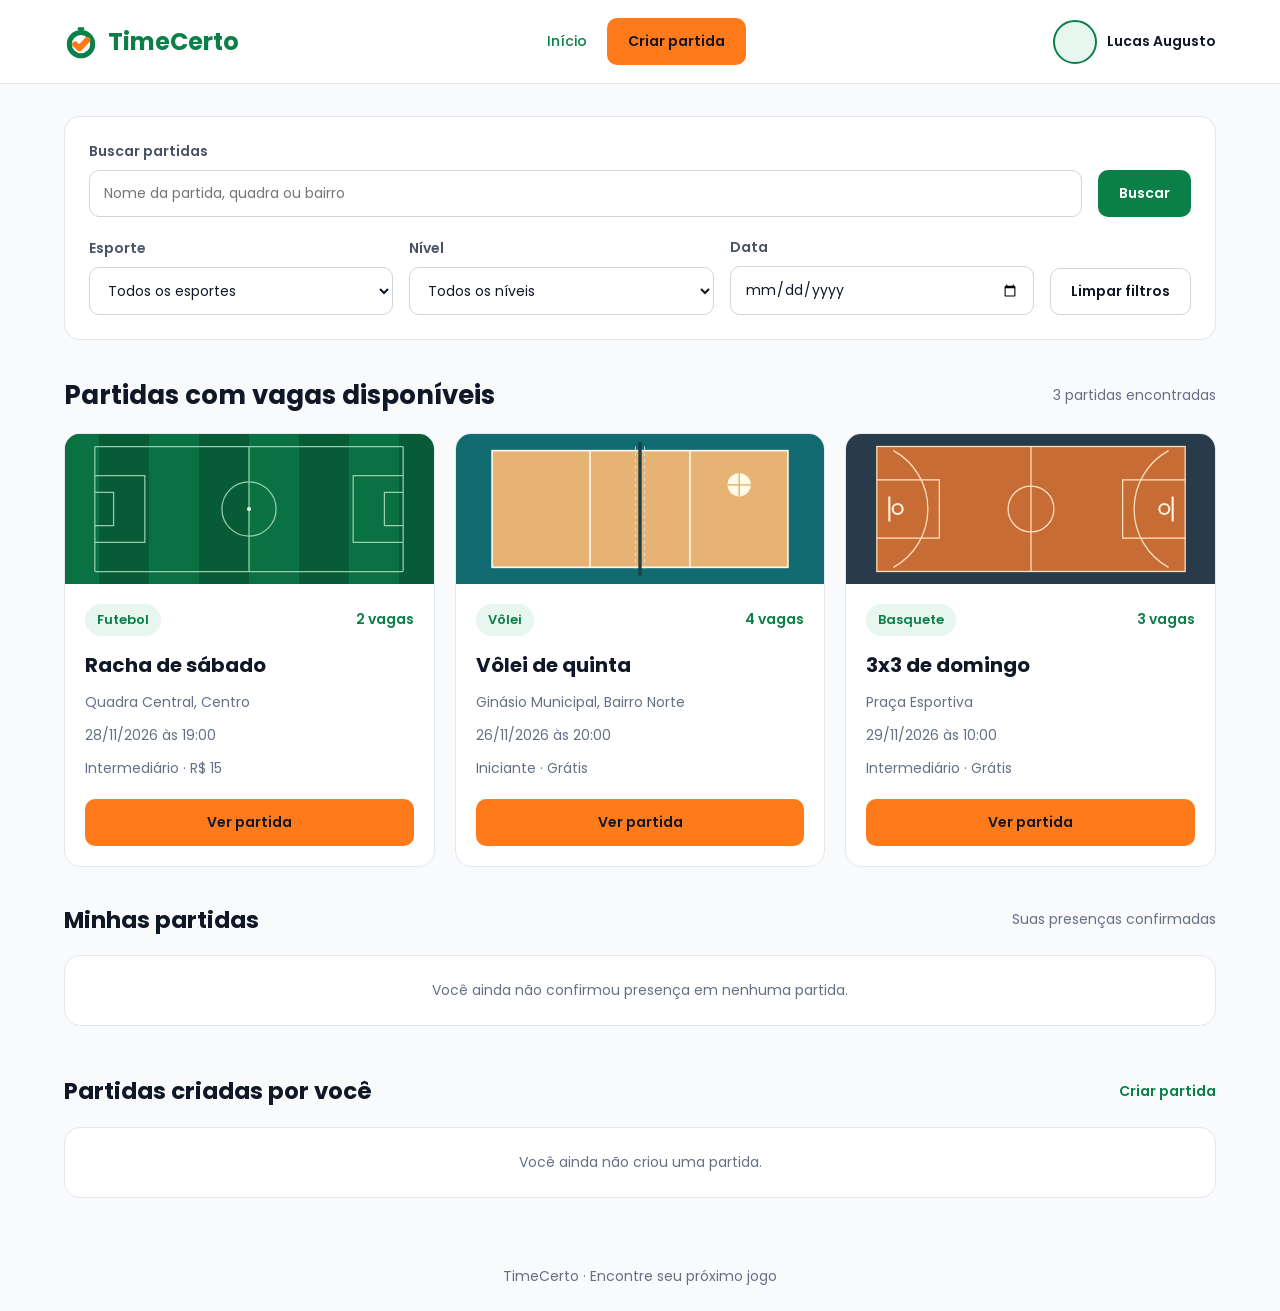
<file: timecerto/index.html>
<!DOCTYPE html>
<html lang="pt-BR">
    <head>
        <meta charset="UTF-8" />
        <meta name="viewport" content="width=device-width, initial-scale=1" />
        <title>Início — TimeCerto</title>
        <link rel="stylesheet" href="styles.css" />
        <script src="app.js" defer></script>
    </head>
    <body data-pagina="inicio">
        <header class="cabecalho">
            <a class="marca" href="index.html">
                <img src="imagens/logotipo.svg" width="34" height="34" alt="" />
                TimeCerto
            </a>
            <nav aria-label="Menu principal">
                <a href="index.html">Início</a>
                <a class="botao" href="views/criar.html">Criar partida</a>
            </nav>
            <div class="usuario">
                <div
                    class="foto-usuario"
                    role="img"
                    aria-label="Espaço reservado para a foto de Lucas Augusto"
                ></div>
                <span class="nome-usuario">Lucas Augusto</span>
            </div>
        </header>
        <main class="pagina">
            <!-- A pesquisa fica acima dos filtros e das listas de partidas. -->
            <form id="form-pesquisa" class="painel pesquisa" onsubmit="pesquisarPartidas(event)">
                <label for="pesquisa">Buscar partidas</label>
                <div class="barra-pesquisa">
                    <input
                        id="pesquisa"
                        name="pesquisa"
                        type="search"
                        placeholder="Nome da partida, quadra ou bairro"
                    />
                    <button class="botao verde" type="submit">Buscar</button>
                </div>
                <div class="filtros">
                    <div>
                        <label for="filtro-esporte">Esporte</label>
                        <select id="filtro-esporte" name="esporte">
                            <option value="">Todos os esportes</option>
                            <option>Futebol</option>
                            <option>Vôlei</option>
                            <option>Basquete</option>
                            <option>Futevôlei</option>
                            <option>Beach tennis</option>
                        </select>
                    </div>
                    <div>
                        <label for="filtro-nivel">Nível</label>
                        <select id="filtro-nivel" name="nivel">
                            <option value="">Todos os níveis</option>
                            <option>Iniciante</option>
                            <option>Intermediário</option>
                            <option>Avançado</option>
                        </select>
                    </div>
                    <div>
                        <label for="filtro-data">Data</label>
                        <input id="filtro-data" name="data" type="date" />
                    </div>
                    <button
                        class="botao secundario"
                        type="reset"
                        onclick="
                            this.form.reset();
                            pesquisarPartidas();
                        "
                    >
                        Limpar filtros
                    </button>
                </div>
            </form>
            <!-- Somente os três exemplos com vagas entram nesta primeira lista. -->
            <section class="secao" aria-labelledby="titulo-disponiveis">
                <div class="titulo-secao">
                    <h1 id="titulo-disponiveis">Partidas com vagas disponíveis</h1>
                    <span id="total-resultados" class="texto-suave"></span>
                </div>
                <div id="partidas-disponiveis" class="grade-cartoes"></div>
            </section>
            <!-- As listas pessoais usam os dados salvos durante a sessão da aba. -->
            <section class="secao" aria-labelledby="titulo-minhas">
                <div class="titulo-secao">
                    <h2 id="titulo-minhas">Minhas partidas</h2>
                    <span class="texto-suave">Suas presenças confirmadas</span>
                </div>
                <div id="minhas-partidas" class="lista-partidas"></div>
            </section>
            <section class="secao" aria-labelledby="titulo-criadas">
                <div class="titulo-secao">
                    <h2 id="titulo-criadas">Partidas criadas por você</h2>
                    <a href="views/criar.html" class="link-texto">Criar partida</a>
                </div>
                <div id="partidas-criadas" class="lista-partidas"></div>
            </section>
        </main>
        <footer>TimeCerto · Encontre seu próximo jogo</footer>
    </body>
</html>
</file>
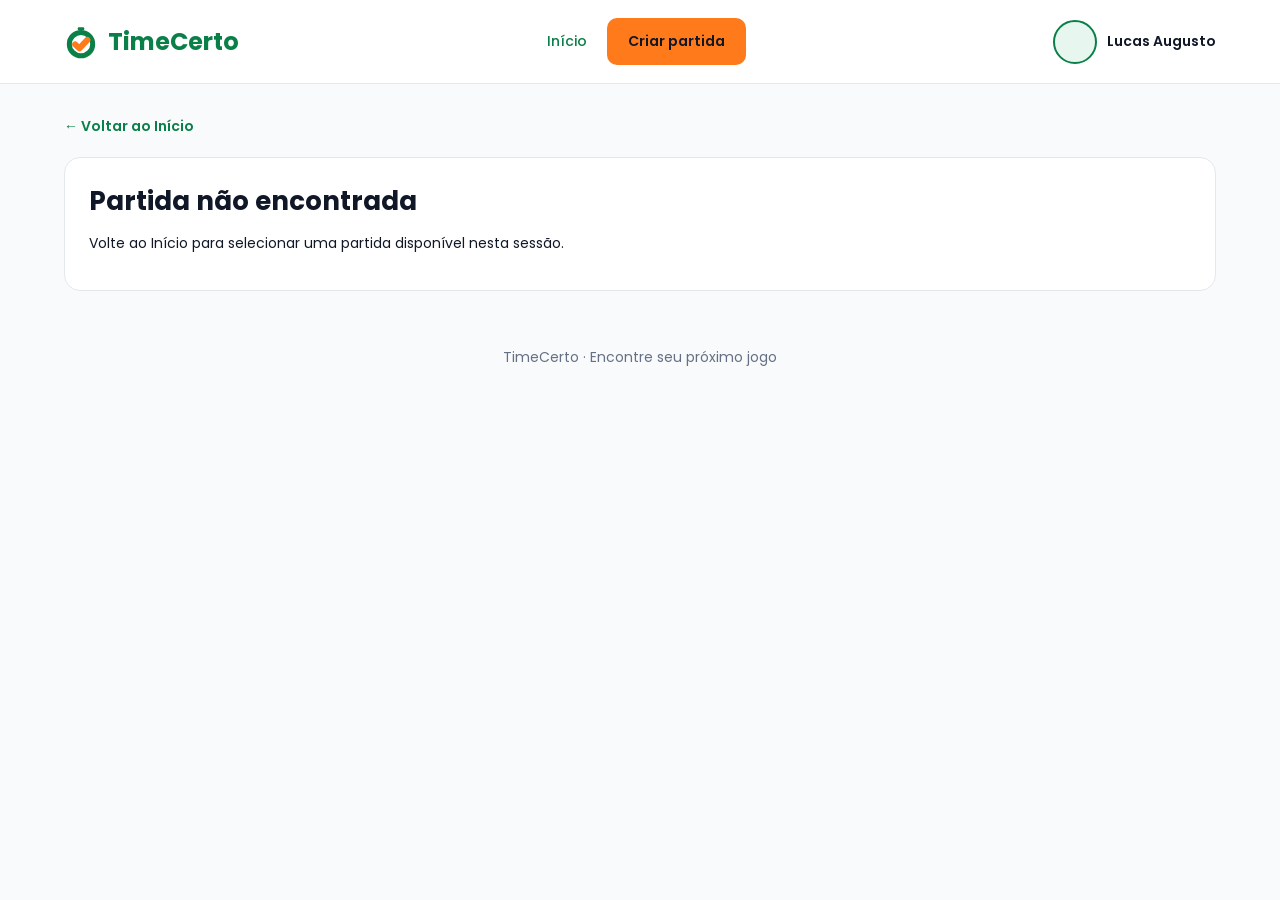
<file: timecerto/views/confirmacao.html>
<!DOCTYPE html>
<html lang="pt-BR">
    <head>
        <meta charset="UTF-8" />
        <meta name="viewport" content="width=device-width, initial-scale=1" />
        <title>Confirmar participação — TimeCerto</title>
        <link rel="stylesheet" href="../styles.css" />
        <script src="../app.js" defer></script>
    </head>
    <body data-pagina="confirmacao">
        <header class="cabecalho">
            <a class="marca" href="../index.html">
                <img src="../imagens/logotipo.svg" width="34" height="34" alt="" />
                TimeCerto
            </a>
            <nav aria-label="Menu principal">
                <a href="../index.html">Início</a>
                <a class="botao" href="criar.html">Criar partida</a>
            </nav>
            <div class="usuario">
                <div
                    class="foto-usuario"
                    role="img"
                    aria-label="Espaço reservado para a foto de Lucas Augusto"
                ></div>
                <span class="nome-usuario">Lucas Augusto</span>
            </div>
        </header>
        <main class="pagina">
            <a class="link-texto voltar" href="../index.html">← Voltar ao Início</a>
            <!-- Uma única tela recebe os dados da partida escolhida. -->
            <div id="partida-nao-encontrada" class="painel" hidden>
                <h1>Partida não encontrada</h1>
                <p>Volte ao Início para selecionar uma partida disponível nesta sessão.</p>
            </div>
            <div id="detalhes-partida" class="area-confirmacao" hidden>
                <article class="painel informacoes">
                    <img id="banner-confirmacao" class="banner banner-detalhes" alt="" />
                    <div class="conteudo-detalhes">
                        <span id="esporte-confirmacao" class="etiqueta"></span>
                        <h1 id="titulo-confirmacao"></h1>
                        <p id="organizador-confirmacao" class="texto-suave"></p>
                        <dl class="dados-detalhes">
                            <div>
                                <dt>Local</dt>
                                <dd id="local-confirmacao"></dd>
                            </div>
                            <div>
                                <dt>Data e horário</dt>
                                <dd id="data-confirmacao"></dd>
                            </div>
                            <div>
                                <dt>Nível</dt>
                                <dd id="nivel-confirmacao"></dd>
                            </div>
                            <div>
                                <dt>Valor por pessoa</dt>
                                <dd id="preco-confirmacao"></dd>
                            </div>
                        </dl>
                        <h2>Sobre a partida</h2>
                        <p id="descricao-confirmacao"></p>
                        <div class="participantes">
                            <h2>Lista de participantes</h2>
                            <p id="aviso-lista" class="texto-suave"></p>
                            <ul id="lista-participantes"></ul>
                        </div>
                    </div>
                </article>
                <aside class="painel reserva">
                    <h2 id="vagas-confirmacao"></h2>
                    <p>
                        Confirme sua presença como
                        <strong class="nome-usuario">Lucas Augusto</strong>
                        .
                    </p>
                    <!-- A segunda opção abre o campo de nome sem reservar nenhuma vaga ainda. -->
                    <div id="campo-acompanhante" hidden>
                        <label for="nome-acompanhante">Nome da outra pessoa</label>
                        <input
                            id="nome-acompanhante"
                            maxlength="80"
                            autocomplete="off"
                            placeholder="Digite o nome do acompanhante"
                        />
                    </div>
                    <button
                        id="confirmar-sozinho"
                        class="botao verde"
                        type="button"
                        onclick="confirmarParticipacao(event)"
                    >
                        Confirmar minha presença
                    </button>
                    <button
                        id="confirmar-dupla"
                        class="botao secundario"
                        type="button"
                        data-dupla="sim"
                        onclick="confirmarParticipacao(event)"
                    >
                        Confirmar você e mais uma pessoa
                    </button>
                    <p
                        id="mensagem-confirmacao"
                        class="mensagem"
                        role="status"
                        aria-live="polite"
                    ></p>
                    <a class="link-texto" href="../index.html#titulo-minhas">Ver minhas partidas</a>
                </aside>
            </div>
        </main>
        <footer>TimeCerto · Encontre seu próximo jogo</footer>
    </body>
</html>
</file>
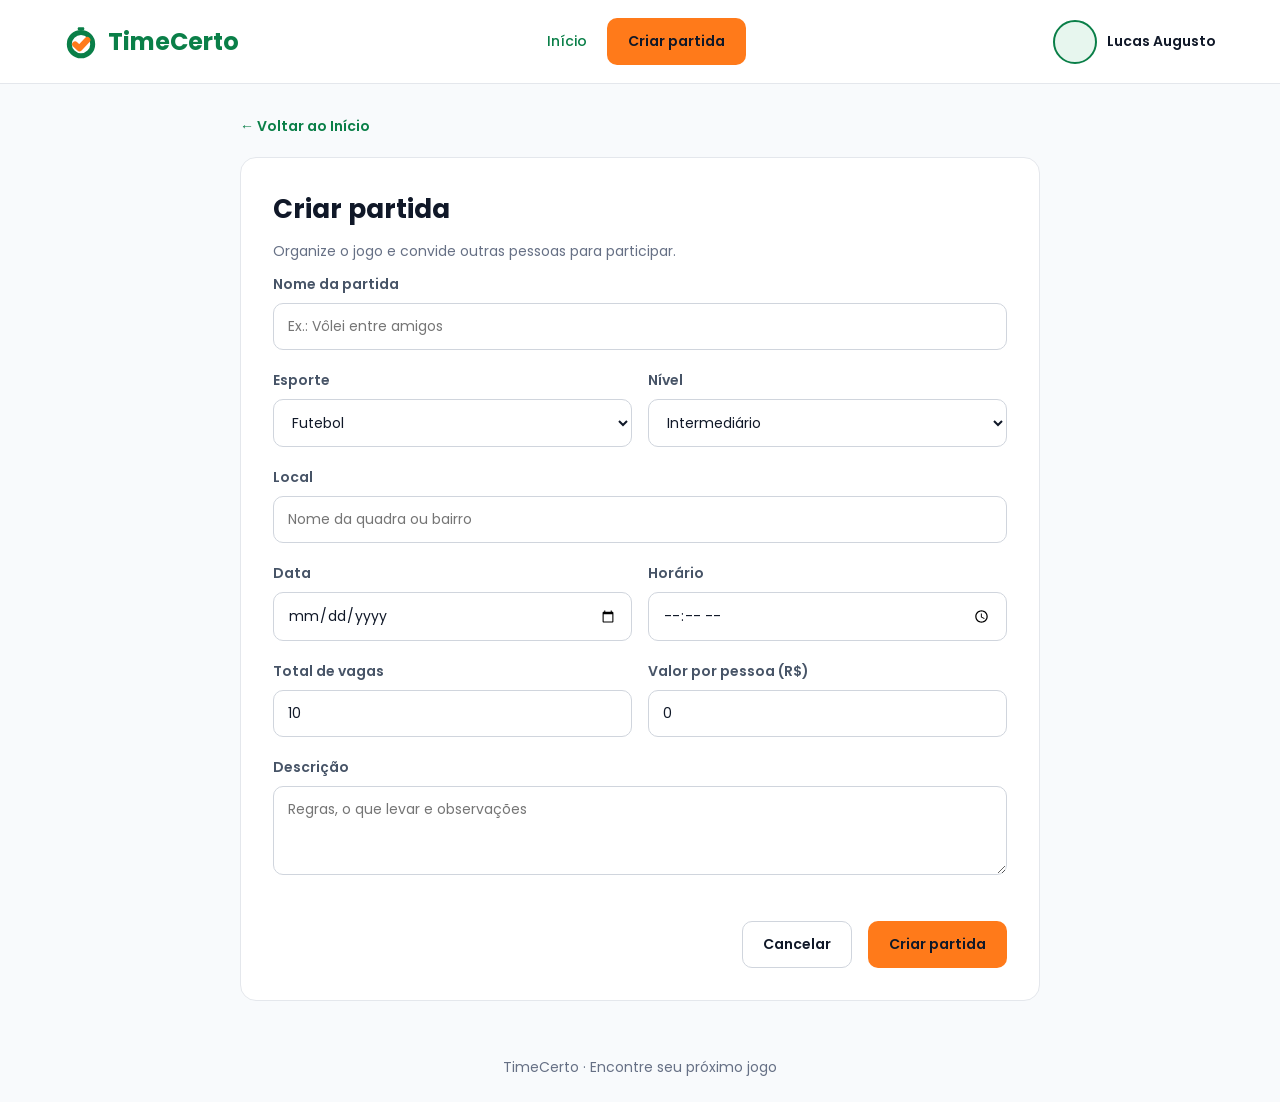
<file: timecerto/views/criar.html>
<!DOCTYPE html>
<html lang="pt-BR">
    <head>
        <meta charset="UTF-8" />
        <meta name="viewport" content="width=device-width, initial-scale=1" />
        <title>Criar partida — TimeCerto</title>
        <link rel="stylesheet" href="../styles.css" />
        <script src="../app.js" defer></script>
    </head>
    <body data-pagina="criar">
        <header class="cabecalho">
            <a class="marca" href="../index.html">
                <img src="../imagens/logotipo.svg" width="34" height="34" alt="" />
                TimeCerto
            </a>
            <nav aria-label="Menu principal">
                <a href="../index.html">Início</a>
                <a class="botao" href="criar.html">Criar partida</a>
            </nav>
            <div class="usuario">
                <div
                    class="foto-usuario"
                    role="img"
                    aria-label="Espaço reservado para a foto de Lucas Augusto"
                ></div>
                <span class="nome-usuario">Lucas Augusto</span>
            </div>
        </header>
        <main class="pagina pagina-estreita">
            <a class="link-texto voltar" href="../index.html">← Voltar ao Início</a>
            <!-- Campos nativos do HTML e validação do formulário. -->
            <form id="formulario-partida" class="painel formulario" onsubmit="criarPartida(event)">
                <h1>Criar partida</h1>
                <p class="texto-suave">Organize o jogo e convide outras pessoas para participar.</p>
                <label for="titulo">Nome da partida</label>
                <input
                    id="titulo"
                    name="titulo"
                    maxlength="80"
                    placeholder="Ex.: Vôlei entre amigos"
                    required
                />
                <div class="linha">
                    <div>
                        <label for="esporte">Esporte</label>
                        <select id="esporte" name="esporte">
                            <option>Futebol</option>
                            <option>Vôlei</option>
                            <option>Basquete</option>
                            <option>Futevôlei</option>
                            <option>Beach tennis</option>
                        </select>
                    </div>
                    <div>
                        <label for="nivel">Nível</label>
                        <select id="nivel" name="nivel">
                            <option>Iniciante</option>
                            <option selected>Intermediário</option>
                            <option>Avançado</option>
                        </select>
                    </div>
                </div>
                <label for="local">Local</label>
                <input
                    id="local"
                    name="local"
                    placeholder="Nome da quadra ou bairro"
                    maxlength="100"
                    required
                />
                <div class="linha">
                    <div>
                        <label for="data">Data</label>
                        <input id="data" name="data" type="date" required />
                    </div>
                    <div>
                        <label for="horario">Horário</label>
                        <input id="horario" name="horario" type="time" required />
                    </div>
                </div>
                <div class="linha">
                    <div>
                        <label for="capacidade">Total de vagas</label>
                        <input
                            id="capacidade"
                            name="capacidade"
                            type="number"
                            min="2"
                            max="200"
                            value="10"
                            required
                        />
                    </div>
                    <div>
                        <label for="preco">Valor por pessoa (R$)</label>
                        <input
                            id="preco"
                            name="preco"
                            type="number"
                            min="0"
                            step="0.01"
                            value="0"
                            required
                        />
                    </div>
                </div>
                <label for="descricao">Descrição</label>
                <textarea
                    id="descricao"
                    name="descricao"
                    rows="3"
                    maxlength="500"
                    placeholder="Regras, o que levar e observações"
                ></textarea>
                <p id="erro-criacao" class="mensagem erro" role="alert"></p>
                <div class="acoes">
                    <a href="../index.html" class="botao secundario">Cancelar</a>
                    <button class="botao" type="submit">Criar partida</button>
                </div>
            </form>
        </main>
        <footer>TimeCerto · Encontre seu próximo jogo</footer>
    </body>
</html>
</file>
<file: timecerto/styles.css>
@import url('https://fonts.googleapis.com/css2?family=Poppins:wght@400;500;600;700&display=swap');

/* Base e componentes: mantém a identidade verde e laranja do TimeCerto. */
* {
    box-sizing: border-box;
}
body {
    margin: 0;
    background: #f8fafc;
    color: #101828;
    font:
        14px/1.5 Poppins,
        Arial,
        sans-serif;
}
h1,
h2,
h3,
p {
    margin: 0 0 12px;
}
h1 {
    font-size: 26px;
}
h2 {
    font-size: 23px;
}
h3 {
    font-size: 20px;
}
a {
    color: #0a7f48;
    text-decoration: none;
}
button,
input,
select,
textarea {
    font: inherit;
}
button,
a {
    cursor: pointer;
}
input,
select,
textarea {
    width: 100%;
    min-width: 0;
    padding: 12px 14px;
    border: 1px solid #d0d5dd;
    border-radius: 10px;
    background: white;
    color: #101828;
}
label {
    display: block;
    margin-bottom: 8px;
    font-weight: 600;
    color: #475467;
}
input:focus,
select:focus,
textarea:focus,
a:focus-visible,
button:focus-visible {
    outline: 2px solid #0a7f48;
    outline-offset: 3px;
}
[hidden] {
    display: none !important;
}
.texto-suave {
    color: #667085;
}
.painel {
    padding: 24px;
    background: white;
    border: 1px solid #e4e7ec;
    border-radius: 16px;
}
.botao {
    display: inline-flex;
    justify-content: center;
    align-items: center;
    padding: 12px 20px;
    border: 1px solid transparent;
    border-radius: 10px;
    background: #ff7a1a;
    color: #101828;
    font-weight: 600;
    text-align: center;
}
.botao:hover {
    border-color: #101828;
}
.verde {
    background: #0a7f48;
    color: white;
}
.secundario {
    background: white;
    border-color: #d0d5dd;
}
.link-texto {
    color: #0a7f48;
    font-weight: 600;
}
.etiqueta {
    display: inline-block;
    border-radius: 20px;
    padding: 6px 12px;
    background: #e7f6ee;
    color: #0a7f48;
    font-size: 13px;
    font-weight: 600;
}
.mensagem {
    margin: 16px 0 0;
}
.erro {
    color: #b42318;
}
.sucesso {
    color: #0a7f48;
}

/* Cabeçalho compartilhado e espaço reservado para a foto futura. */
.cabecalho {
    display: flex;
    flex-wrap: wrap;
    align-items: center;
    justify-content: space-between;
    gap: 20px;
    padding: 18px 5%;
    background: white;
    border-bottom: 1px solid #e4e7ec;
}
.marca {
    display: flex;
    align-items: center;
    gap: 10px;
    font-size: 24px;
    font-weight: 700;
}
nav,
.usuario {
    display: flex;
    align-items: center;
    gap: 20px;
}
nav a {
    font-weight: 500;
}
.usuario {
    gap: 10px;
    font-weight: 600;
}
.foto-usuario {
    width: 44px;
    height: 44px;
    border: 2px solid #0a7f48;
    border-radius: 50%;
    background: #e7f6ee;
    overflow: hidden;
}
.foto-usuario img {
    width: 100%;
    height: 100%;
    object-fit: cover;
}
.pagina {
    width: 90%;
    max-width: 1200px;
    margin: 32px auto;
}
.pagina-estreita {
    max-width: 800px;
}
.voltar {
    display: inline-block;
    margin-bottom: 20px;
}
footer {
    padding: 24px;
    text-align: center;
    color: #667085;
}

/* Início: barra de pesquisa, filtros e três seções de partidas. */
.barra-pesquisa,
.filtros,
.linha,
.acoes,
.titulo-secao {
    display: flex;
    flex-wrap: wrap;
    gap: 16px;
}
.barra-pesquisa input {
    flex: 1;
    min-width: 180px;
}
.filtros {
    margin-top: 20px;
    align-items: flex-end;
}
.filtros > div,
.linha > div {
    flex: 1;
    min-width: 170px;
}
.secao {
    margin-top: 36px;
}
.titulo-secao {
    align-items: center;
    justify-content: space-between;
    margin-bottom: 18px;
}
.titulo-secao h1,
.titulo-secao h2 {
    margin: 0;
}
.grade-cartoes {
    display: flex;
    flex-wrap: wrap;
    gap: 20px;
}
.cartao-partida {
    flex: 1;
    min-width: 250px;
    overflow: hidden;
    border: 1px solid #e4e7ec;
    border-radius: 16px;
    background: white;
}
.banner {
    display: block;
    width: 100%;
    height: 150px;
    object-fit: cover;
}
.conteudo-cartao {
    padding: 20px;
}
.topo-cartao {
    display: flex;
    justify-content: space-between;
    align-items: center;
    gap: 8px;
    margin-bottom: 14px;
}
.vagas {
    color: #0a7f48;
    font-weight: 600;
    white-space: nowrap;
}
.conteudo-cartao .botao {
    width: 100%;
    margin-top: 8px;
}
.lista-partidas {
    display: flex;
    flex-direction: column;
    gap: 16px;
}
.linha-partida {
    display: flex;
    flex-wrap: wrap;
    justify-content: space-between;
    align-items: center;
    gap: 16px;
}
.resumo-partida .etiqueta {
    margin-bottom: 8px;
}
.resumo-partida p:last-child {
    margin-bottom: 0;
}
.vazio {
    width: 100%;
    color: #667085;
    text-align: center;
}

/* Criação e confirmação com os mesmos campos e botões da identidade visual. */
.formulario {
    padding: 32px;
}
.formulario > input,
.formulario > select,
.formulario > textarea,
.formulario > .linha {
    margin-bottom: 20px;
}
.acoes {
    justify-content: flex-end;
    margin-top: 20px;
}
.area-confirmacao {
    display: flex;
    flex-wrap: wrap;
    align-items: flex-start;
    gap: 24px;
}
.informacoes {
    flex: 2;
    min-width: 260px;
    padding: 0;
    overflow: hidden;
}
.banner-detalhes {
    height: 220px;
}
.conteudo-detalhes {
    padding: 28px;
}
.conteudo-detalhes > .etiqueta {
    margin-bottom: 16px;
}
.dados-detalhes {
    display: flex;
    flex-wrap: wrap;
    gap: 24px;
    margin: 28px 0;
}
.dados-detalhes > div {
    width: 44%;
    min-width: 180px;
}
dt {
    color: #667085;
    font-size: 13px;
    margin-bottom: 5px;
}
dd {
    margin: 0;
    font-weight: 500;
}
.reserva {
    flex: 1;
    min-width: 260px;
}
.reserva .botao {
    width: 100%;
    margin-top: 12px;
}
.reserva .link-texto {
    display: inline-block;
    margin-top: 20px;
}
.participantes {
    margin-top: 28px;
    padding-top: 24px;
    border-top: 1px solid #e4e7ec;
}
.participantes ul {
    padding-left: 20px;
}
@media (max-width: 600px) {
    .cabecalho {
        gap: 16px;
    }
    .usuario {
        font-size: 12px;
    }
    .foto-usuario {
        width: 36px;
        height: 36px;
    }
    nav {
        order: 3;
        width: 100%;
        justify-content: space-between;
    }
    .cartao-partida {
        min-width: 100%;
    }
    .formulario {
        padding: 22px;
    }
    .conteudo-detalhes {
        padding: 22px;
    }
    h1 {
        font-size: 24px;
    }
}
</file>
